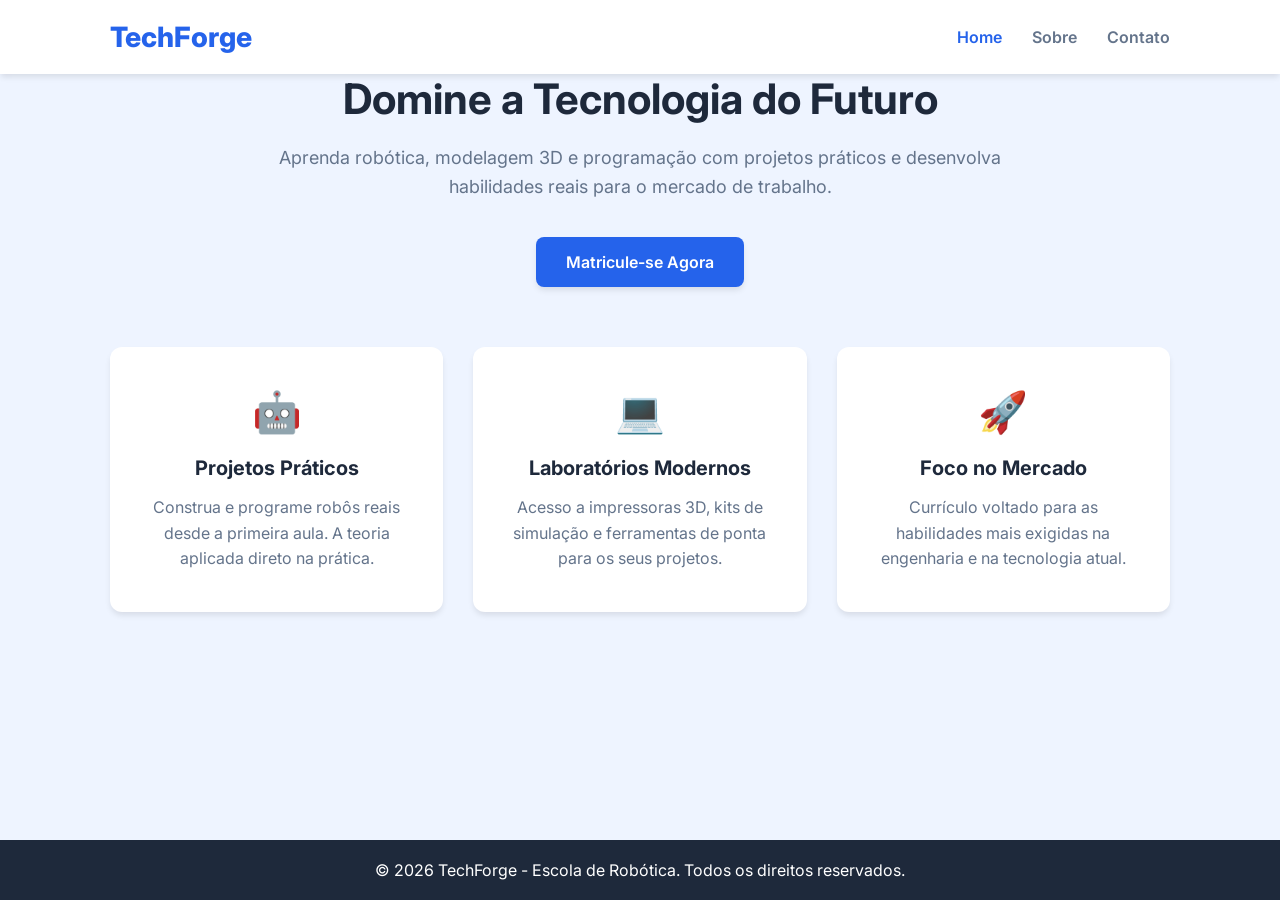
<file: index.html>
<!DOCTYPE html>
<html lang="pt-BR">
<head>
    <meta charset="UTF-8">
    <meta name="viewport" content="width=device-width, initial-scale=1.0">
    <title>TechForge | Escola de Robótica</title>
    <link href="https://fonts.googleapis.com/css2?family=Inter:wght@400;600;800&display=swap" rel="stylesheet">
    <link rel="stylesheet" href="style.css">
</head>
<body>
    <header>
        <div class="container header-content">
            <h1 class="logo">TechForge</h1>
            <nav>
                <ul class="menu">
                    <li><a href="index.html" class="active">Home</a></li>
                    <li><a href="sobre.html">Sobre</a></li>
                    <li><a href="contato.html">Contato</a></li>
                </ul>
            </nav>
        </div>
    </header>

    <main class="container">
        <section class="hero">
            <h2>Domine a Tecnologia do Futuro</h2>
            <p>Aprenda robótica, modelagem 3D e programação com projetos práticos e desenvolva habilidades reais para o mercado de trabalho.</p>
            <a href="contato.html" class="btn-cta">Matricule-se Agora</a>
        </section>

        <section class="beneficios">
            <div class="card">
                <span class="icon">🤖</span>
                <h3>Projetos Práticos</h3>
                <p>Construa e programe robôs reais desde a primeira aula. A teoria aplicada direto na prática.</p>
            </div>
            <div class="card">
                <span class="icon">💻</span>
                <h3>Laboratórios Modernos</h3>
                <p>Acesso a impressoras 3D, kits de simulação e ferramentas de ponta para os seus projetos.</p>
            </div>
            <div class="card">
                <span class="icon">🚀</span>
                <h3>Foco no Mercado</h3>
                <p>Currículo voltado para as habilidades mais exigidas na engenharia e na tecnologia atual.</p>
            </div>
        </section>
    </main>

    <footer>
        <div class="container">
            <p>&copy; 2026 TechForge - Escola de Robótica. Todos os direitos reservados.</p>
        </div>
    </footer>
</body>
</html>
</file>
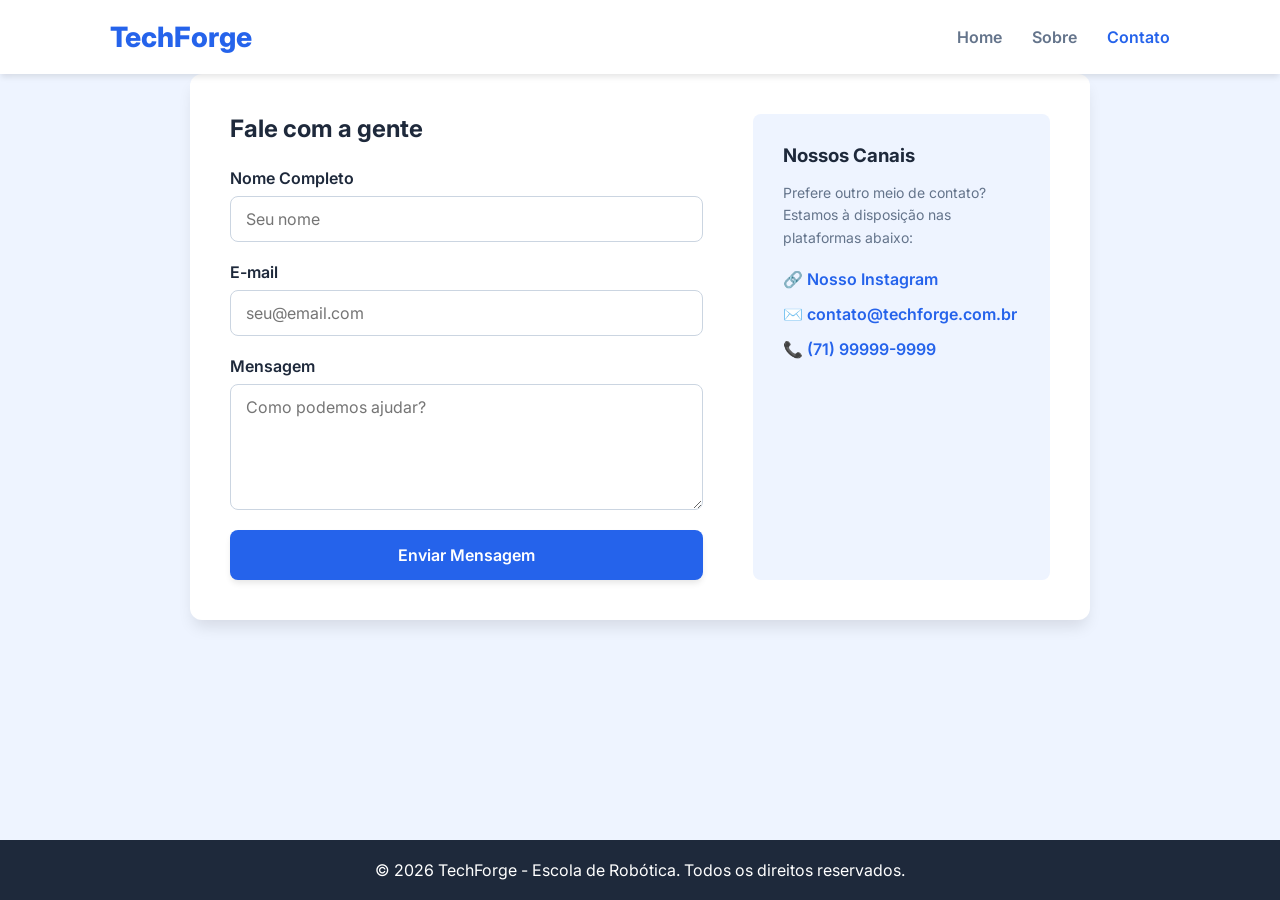
<file: contato.html>
<!DOCTYPE html>
<html lang="pt-BR">
<head>
    <meta charset="UTF-8">
    <meta name="viewport" content="width=device-width, initial-scale=1.0">
    <title>TechForge | Contato</title>
    <link href="https://fonts.googleapis.com/css2?family=Inter:wght@400;600;800&display=swap" rel="stylesheet">
    <link rel="stylesheet" href="style.css">
</head>
<body>
    <header>
        <div class="container header-content">
            <h1 class="logo">TechForge</h1>
            <nav>
                <ul class="menu">
                    <li><a href="index.html">Home</a></li>
                    <li><a href="sobre.html">Sobre</a></li>
                    <li><a href="contato.html" class="active">Contato</a></li>
                </ul>
            </nav>
        </div>
    </header>

    <main class="container">
        <section class="contato-wrapper">
            <div class="form-box">
                <h2>Fale com a gente</h2>
                <form action="#" method="POST">
                    <div class="input-group">
                        <label for="nome">Nome Completo</label>
                        <input type="text" id="nome" name="nome" placeholder="Seu nome" required>
                    </div>
                    
                    <div class="input-group">
                        <label for="email">E-mail</label>
                        <input type="email" id="email" name="email" placeholder="seu@email.com" required>
                    </div>
                    
                    <div class="input-group">
                        <label for="mensagem">Mensagem</label>
                        <textarea id="mensagem" name="mensagem" rows="5" placeholder="Como podemos ajudar?" required></textarea>
                    </div>
                    
                    <button type="submit" class="btn-submit">Enviar Mensagem</button>
                </form>
            </div>

            <div class="info-box">
                <h3>Nossos Canais</h3>
                <p>Prefere outro meio de contato? Estamos à disposição nas plataformas abaixo:</p>
                <ul class="contato-links">
                    <li>🔗 <a href="https://instagram.com" target="_blank">Nosso Instagram</a></li>
                    <li>✉️ <a href="mailto:contato@techforge.com.br">contato@techforge.com.br</a></li>
                    <li>📞 <a href="tel:+5571999999999">(71) 99999-9999</a></li>
                </ul>
            </div>
        </section>
    </main>

    <footer>
        <div class="container">
            <p>&copy; 2026 TechForge - Escola de Robótica. Todos os direitos reservados.</p>
        </div>
    </footer>
</body>
</html>
</file>
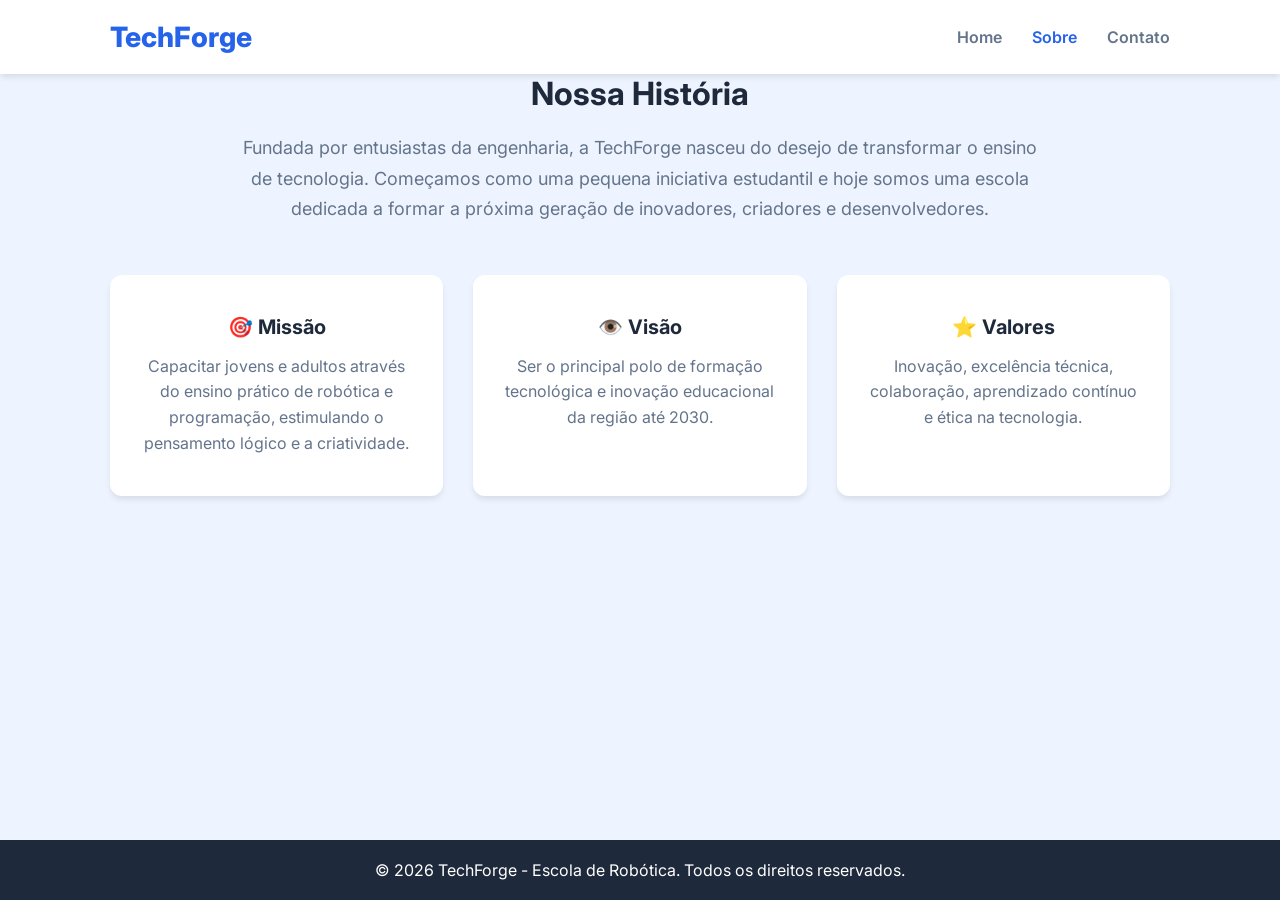
<file: sobre.html>
<!DOCTYPE html>
<html lang="pt-BR">
<head>
    <meta charset="UTF-8">
    <meta name="viewport" content="width=device-width, initial-scale=1.0">
    <title>TechForge | Sobre Nós</title>
    <link href="https://fonts.googleapis.com/css2?family=Inter:wght@400;600;800&display=swap" rel="stylesheet">
    <link rel="stylesheet" href="style.css">
</head>
<body>
    <header>
        <div class="container header-content">
            <h1 class="logo">TechForge</h1>
            <nav>
                <ul class="menu">
                    <li><a href="index.html">Home</a></li>
                    <li><a href="sobre.html" class="active">Sobre</a></li>
                    <li><a href="contato.html">Contato</a></li>
                </ul>
            </nav>
        </div>
    </header>

    <main class="container">
        <section class="conteudo-sobre">
            <div class="historia">
                <h2>Nossa História</h2>
                <p>Fundada por entusiastas da engenharia, a TechForge nasceu do desejo de transformar o ensino de tecnologia. Começamos como uma pequena iniciativa estudantil e hoje somos uma escola dedicada a formar a próxima geração de inovadores, criadores e desenvolvedores.</p>
            </div>
            
            <div class="mvv-grid">
                <div class="card-mvv">
                    <h3>🎯 Missão</h3>
                    <p>Capacitar jovens e adultos através do ensino prático de robótica e programação, estimulando o pensamento lógico e a criatividade.</p>
                </div>
                <div class="card-mvv">
                    <h3>👁️ Visão</h3>
                    <p>Ser o principal polo de formação tecnológica e inovação educacional da região até 2030.</p>
                </div>
                <div class="card-mvv">
                    <h3>⭐ Valores</h3>
                    <p>Inovação, excelência técnica, colaboração, aprendizado contínuo e ética na tecnologia.</p>
                </div>
            </div>
        </section>
    </main>

    <footer>
        <div class="container">
            <p>&copy; 2026 TechForge - Escola de Robótica. Todos os direitos reservados.</p>
        </div>
    </footer>
</body>
</html>
</file>
<file: style.css>
:root {
    --primary-color: #2563eb;
    --primary-hover: #1d4ed8;
    --bg-color: #eef4ff; /* <-- COR ALTERADA AQUI: Azul bem suave */
    --text-color: #1e293b;
    --text-light: #64748b;
    --white: #ffffff;
    --shadow-sm: 0 4px 6px -1px rgba(0, 0, 0, 0.1);
    --shadow-md: 0 10px 15px -3px rgba(0, 0, 0, 0.1);
}
/* Reset Global */
* {
    margin: 0;
    padding: 0;
    box-sizing: border-box;
    font-family: 'Inter', sans-serif;
}

body {
    background-color: var(--bg-color);
    color: var(--text-color);
    display: flex;
    flex-direction: column;
    min-height: 100vh;
}

/* --- REQUISITO: Layout centralizado com largura máxima --- */
.container {
    max-width: 1100px;
    margin: 0 auto;
    padding: 0 20px;
}

/* Cabeçalho */
header {
    background-color: var(--white);
    box-shadow: var(--shadow-sm);
    padding: 20px 0;
    position: sticky;
    top: 0;
    z-index: 100;
}

.header-content {
    display: flex;
    justify-content: space-between;
    align-items: center;
}

.logo {
    color: var(--primary-color);
    font-size: 28px;
    font-weight: 800;
}

/* Menu */
nav ul {
    list-style: none;
    display: flex;
    gap: 30px;
}

nav a {
    text-decoration: none;
    color: var(--text-light);
    font-weight: 600;
    transition: color 0.3s ease;
}

/* --- REQUISITO: Menu com efeito hover --- */
nav a:hover, nav a.active {
    color: var(--primary-color);
}

/* Conteúdo Principal */
main {
    flex: 1;
    padding: 60px 0;
}

/* Hero Section (Home) */
.hero {
    text-align: center;
    max-width: 800px;
    margin: 0 auto 60px auto;
}

.hero h2 {
    font-size: 42px;
    color: var(--text-color);
    margin-bottom: 20px;
    line-height: 1.2;
}

.hero p {
    font-size: 18px;
    color: var(--text-light);
    margin-bottom: 35px;
    line-height: 1.6;
}

/* --- REQUISITO: Botões com efeito hover --- */
.btn-cta, .btn-submit {
    display: inline-block;
    background-color: var(--primary-color);
    color: var(--white);
    padding: 15px 30px;
    border-radius: 8px;
    text-decoration: none;
    font-size: 16px;
    font-weight: 600;
    border: none;
    cursor: pointer;
    transition: all 0.3s ease;
    box-shadow: var(--shadow-sm);
}

.btn-cta:hover, .btn-submit:hover {
    background-color: var(--primary-hover);
    transform: translateY(-2px);
    box-shadow: var(--shadow-md);
}

/* --- REQUISITO: Cards com borda arredondada e sombra --- */
.beneficios, .mvv-grid {
    display: flex;
    gap: 30px;
    justify-content: space-between;
}

.card, .card-mvv {
    background-color: var(--white);
    padding: 40px 30px;
    border-radius: 12px;
    box-shadow: var(--shadow-sm);
    flex: 1;
    text-align: center;
    transition: transform 0.3s ease, box-shadow 0.3s ease;
}

.card:hover, .card-mvv:hover {
    transform: translateY(-5px);
    box-shadow: var(--shadow-md);
}

.icon {
    font-size: 40px;
    display: block;
    margin-bottom: 20px;
}

.card h3, .card-mvv h3 {
    font-size: 20px;
    margin-bottom: 15px;
    color: var(--text-color);
}

.card p, .card-mvv p {
    color: var(--text-light);
    line-height: 1.6;
}

/* Página Sobre */
.historia {
    text-align: center;
    max-width: 800px;
    margin: 0 auto 50px auto;
}

.historia h2 {
    font-size: 32px;
    margin-bottom: 20px;
}

.historia p {
    font-size: 18px;
    color: var(--text-light);
    line-height: 1.7;
}

/* Página Contato */
.contato-wrapper {
    display: flex;
    gap: 50px;
    max-width: 900px;
    margin: 0 auto;
    background-color: var(--white);
    padding: 40px;
    border-radius: 12px;
    box-shadow: var(--shadow-md);
}

.form-box {
    flex: 2;
}

.form-box h2 {
    margin-bottom: 25px;
}

.input-group {
    margin-bottom: 20px;
    display: flex;
    flex-direction: column;
}

.input-group label {
    font-weight: 600;
    margin-bottom: 8px;
    color: var(--text-color);
}

.input-group input, .input-group textarea {
    padding: 12px 15px;
    border: 1px solid #cbd5e1;
    border-radius: 8px;
    font-size: 16px;
    outline: none;
    transition: border-color 0.3s ease;
}

.input-group input:focus, .input-group textarea:focus {
    border-color: var(--primary-color);
}

.btn-submit {
    width: 100%;
}

.info-box {
    flex: 1;
    background-color: var(--bg-color);
    padding: 30px;
    border-radius: 8px;
}

.info-box h3 {
    margin-bottom: 15px;
}

.info-box p {
    color: var(--text-light);
    margin-bottom: 20px;
    font-size: 14px;
    line-height: 1.6;
}

.contato-links {
    list-style: none;
}

.contato-links li {
    margin-bottom: 15px;
}

.contato-links a {
    text-decoration: none;
    color: var(--primary-color);
    font-weight: 600;
}

.contato-links a:hover {
    text-decoration: underline;
}

/* Rodapé */
footer {
    background-color: var(--text-color);
    color: var(--white);
    text-align: center;
    padding: 20px 0;
    margin-top: auto;
}

/* --- REQUISITO: Site responsivo (cards empilhados em telas pequenas) --- */
@media (max-width: 768px) {
    .header-content {
        flex-direction: column;
        gap: 15px;
    }
    
    .beneficios, .mvv-grid {
        flex-direction: column; /* Empilha os cards */
    }

    .contato-wrapper {
        flex-direction: column; /* Empilha o formulário e as informações */
    }

    .hero h2 {
        font-size: 32px;
    }
}
</file>
